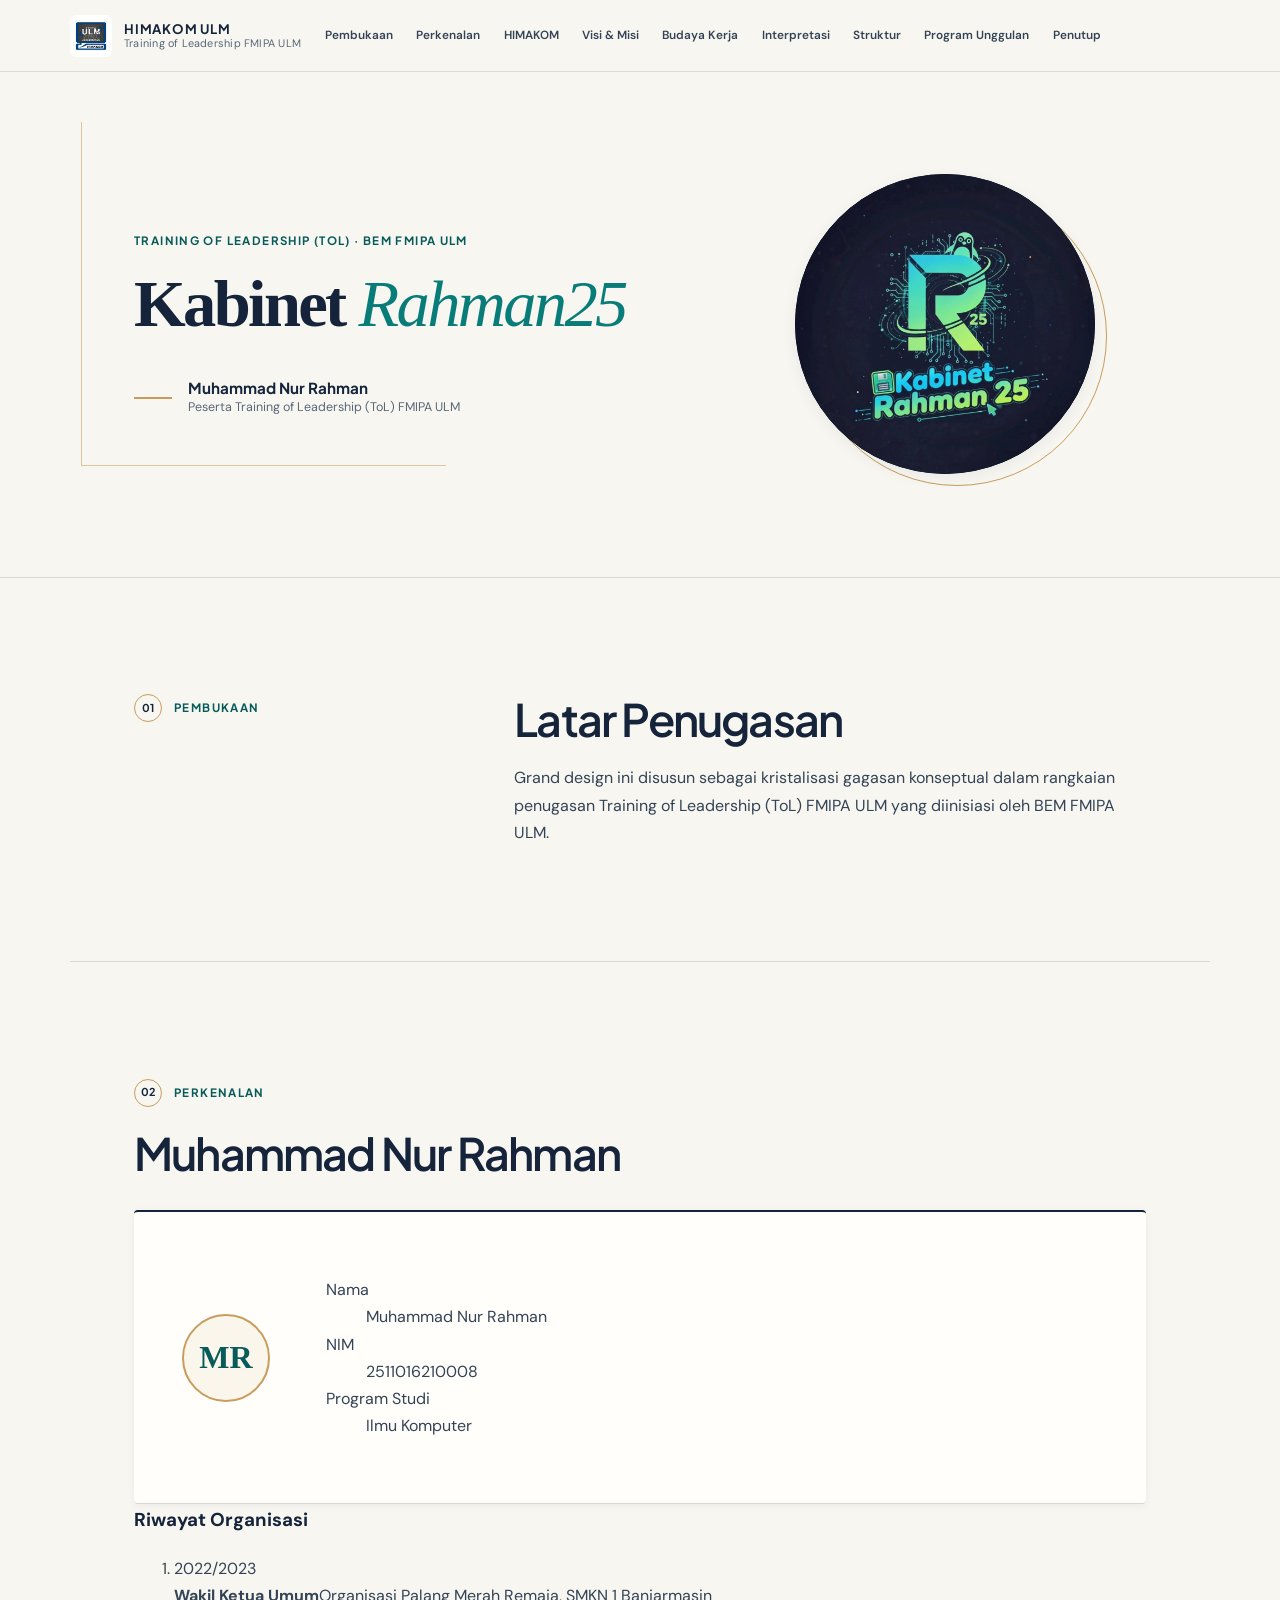
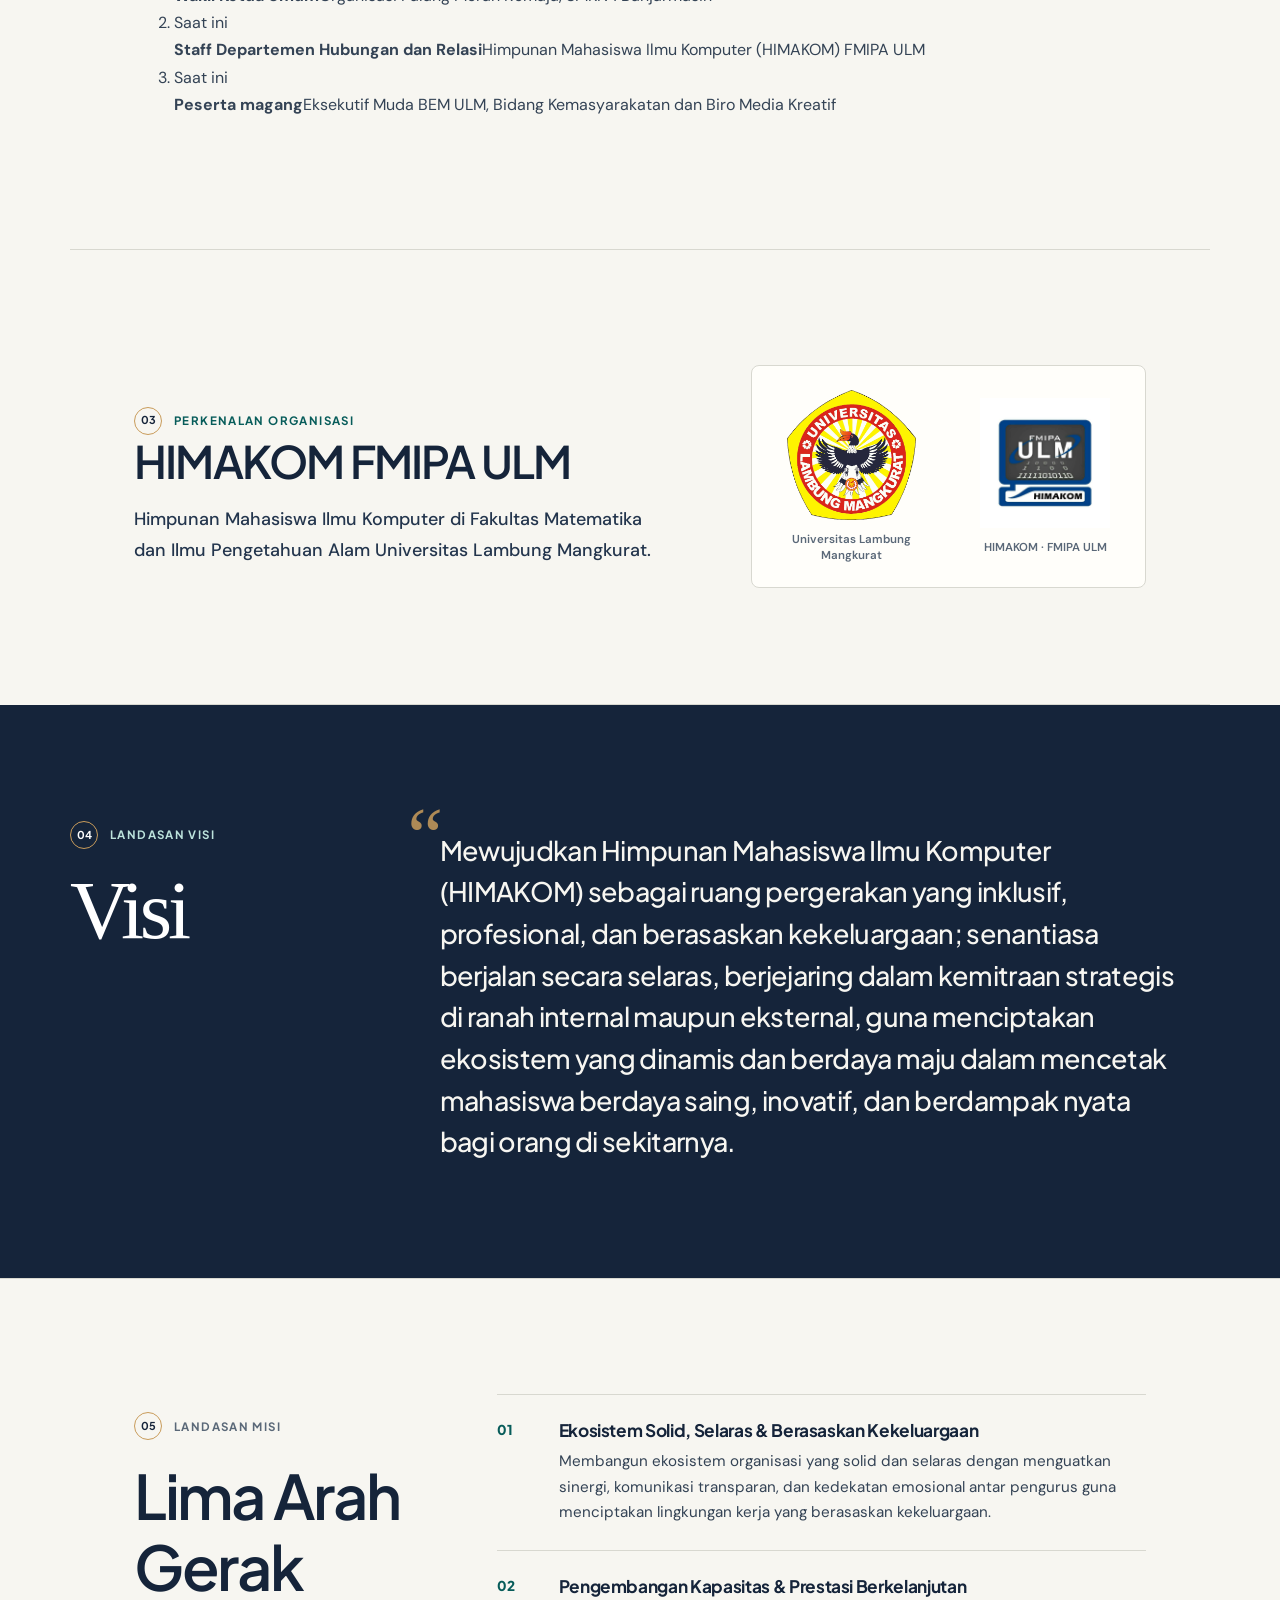
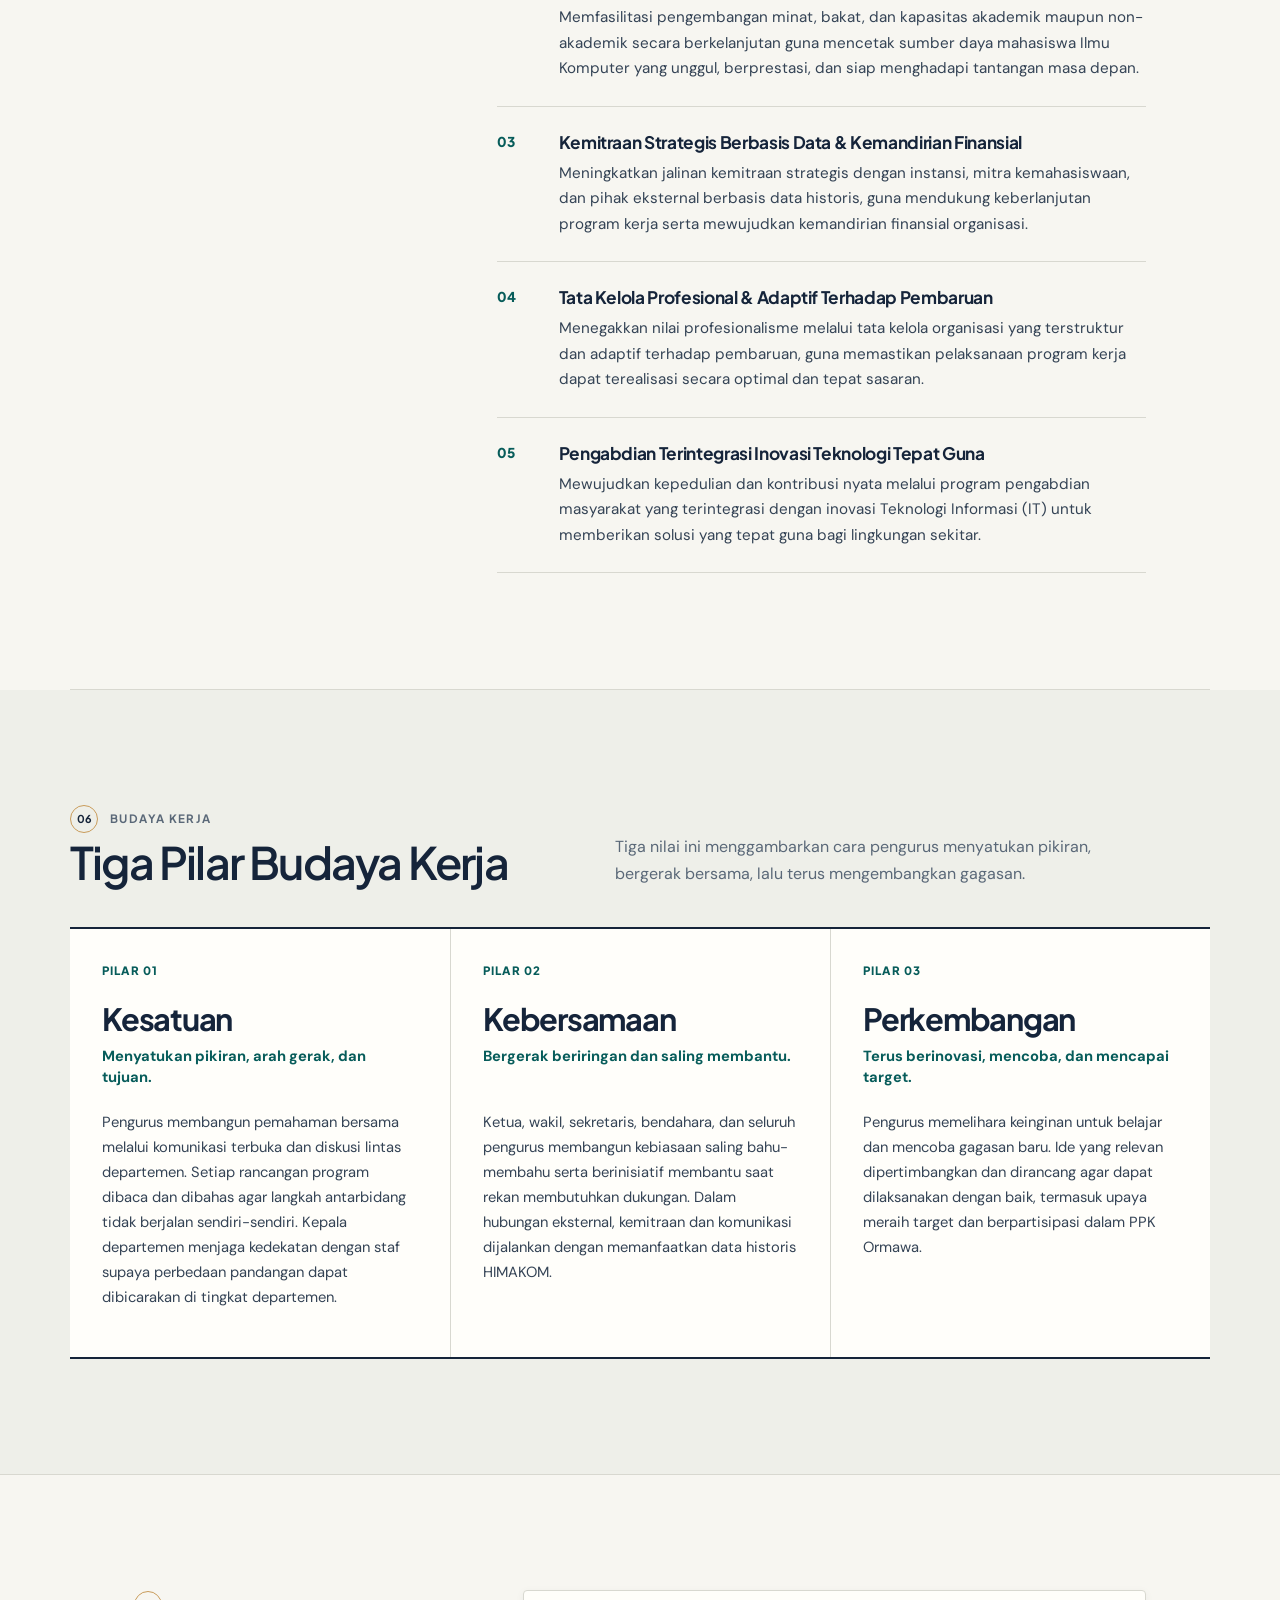
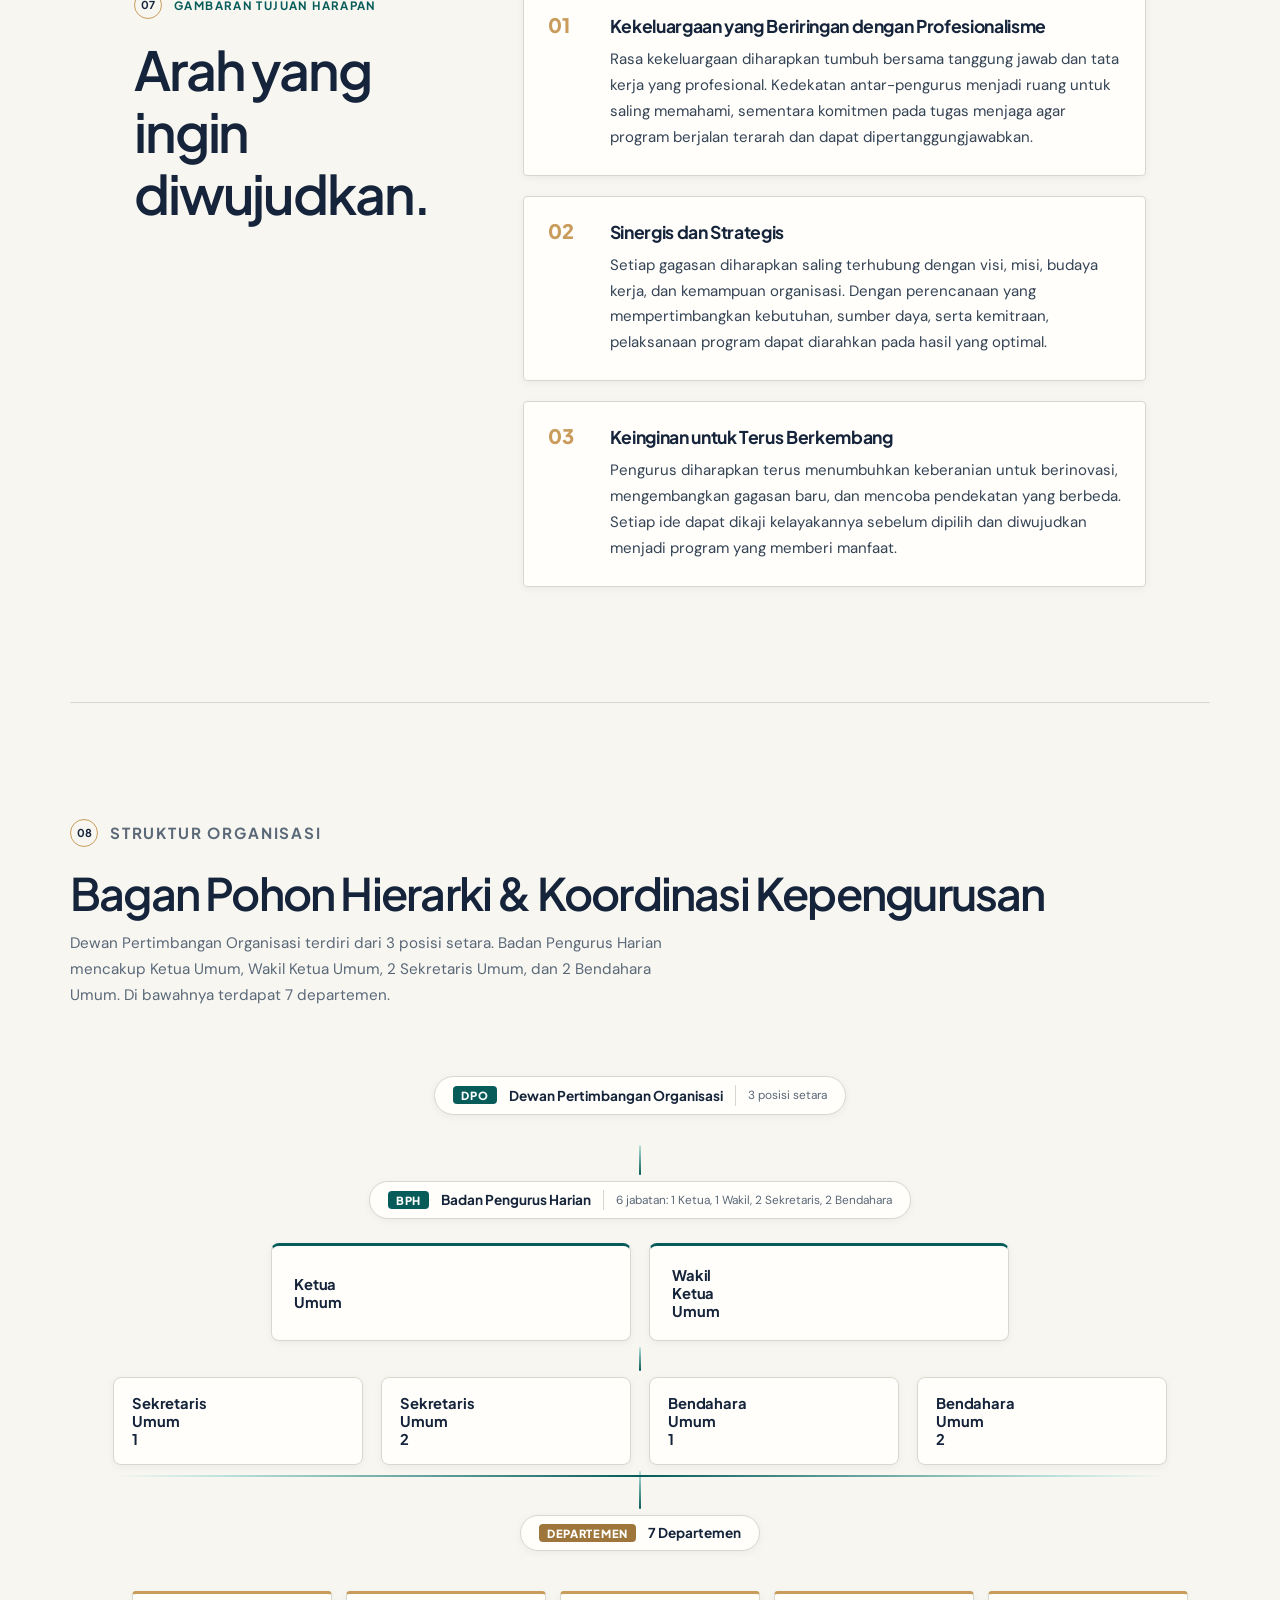
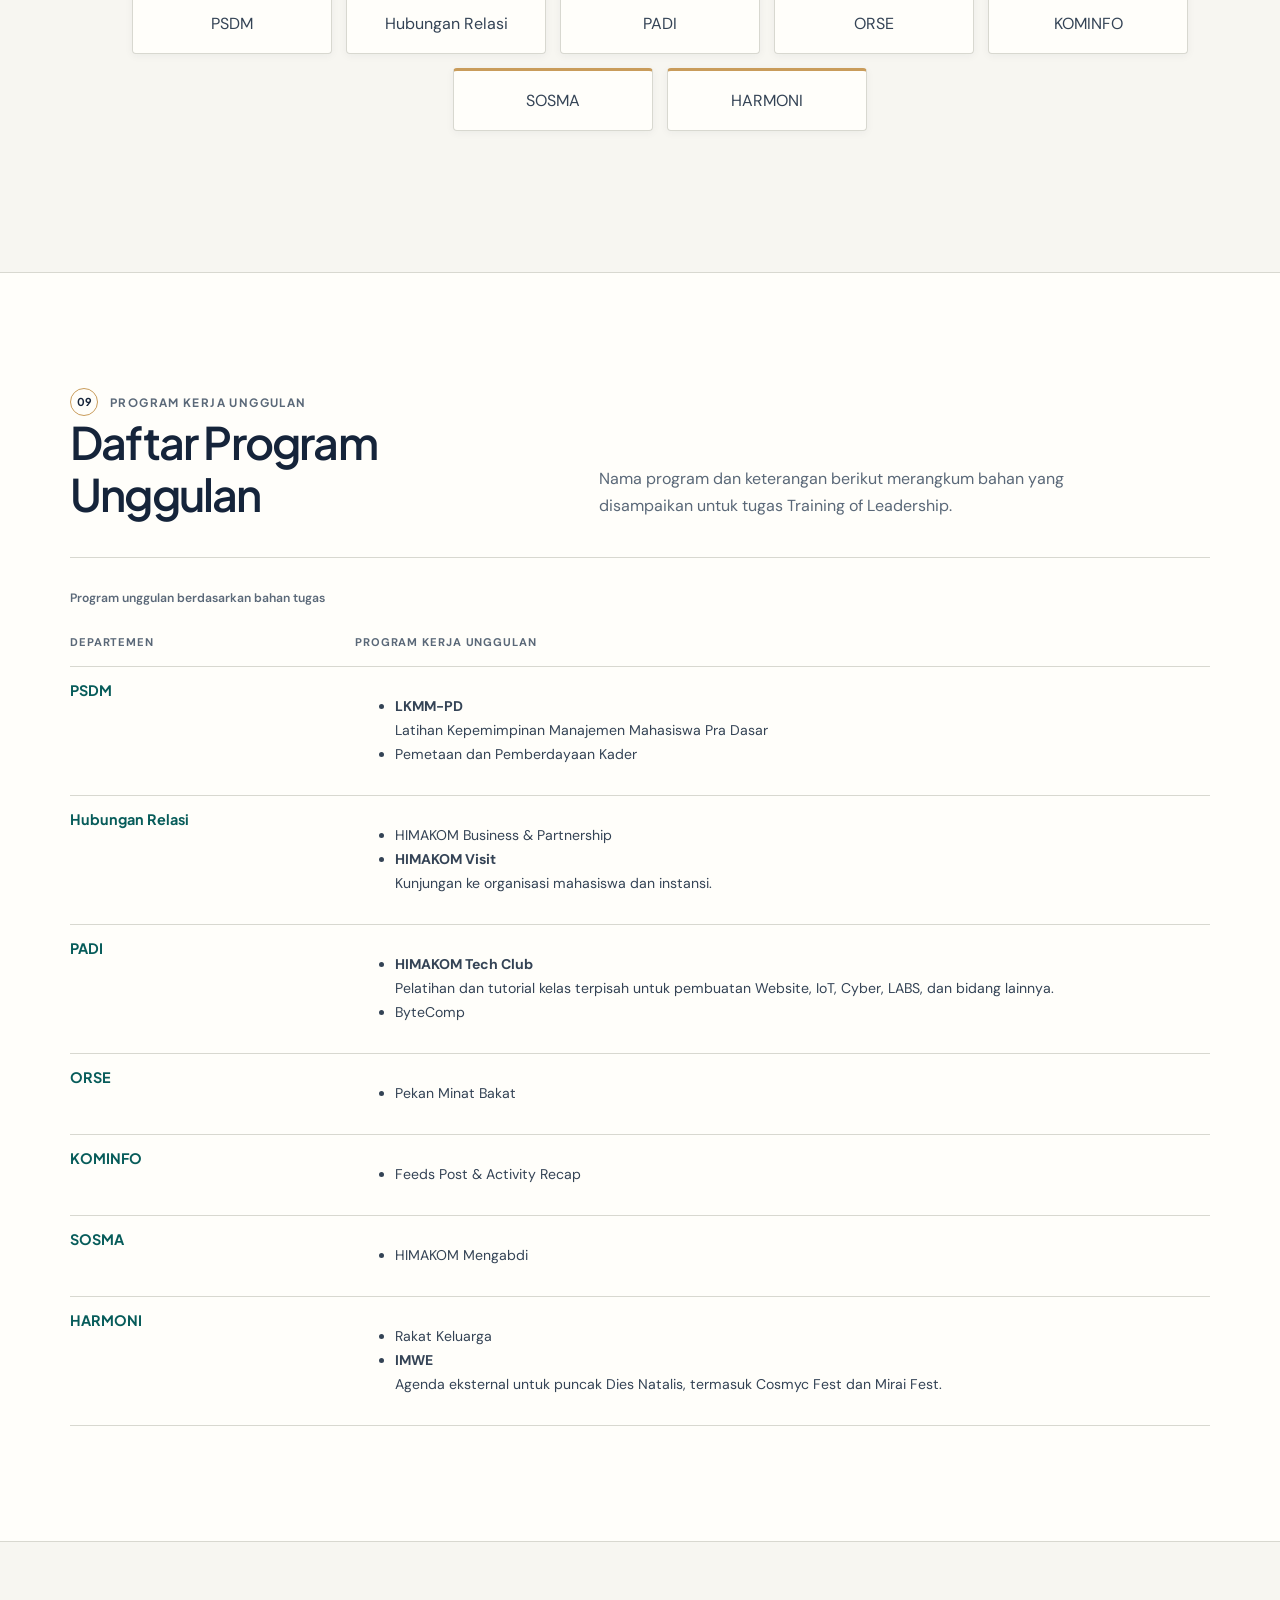
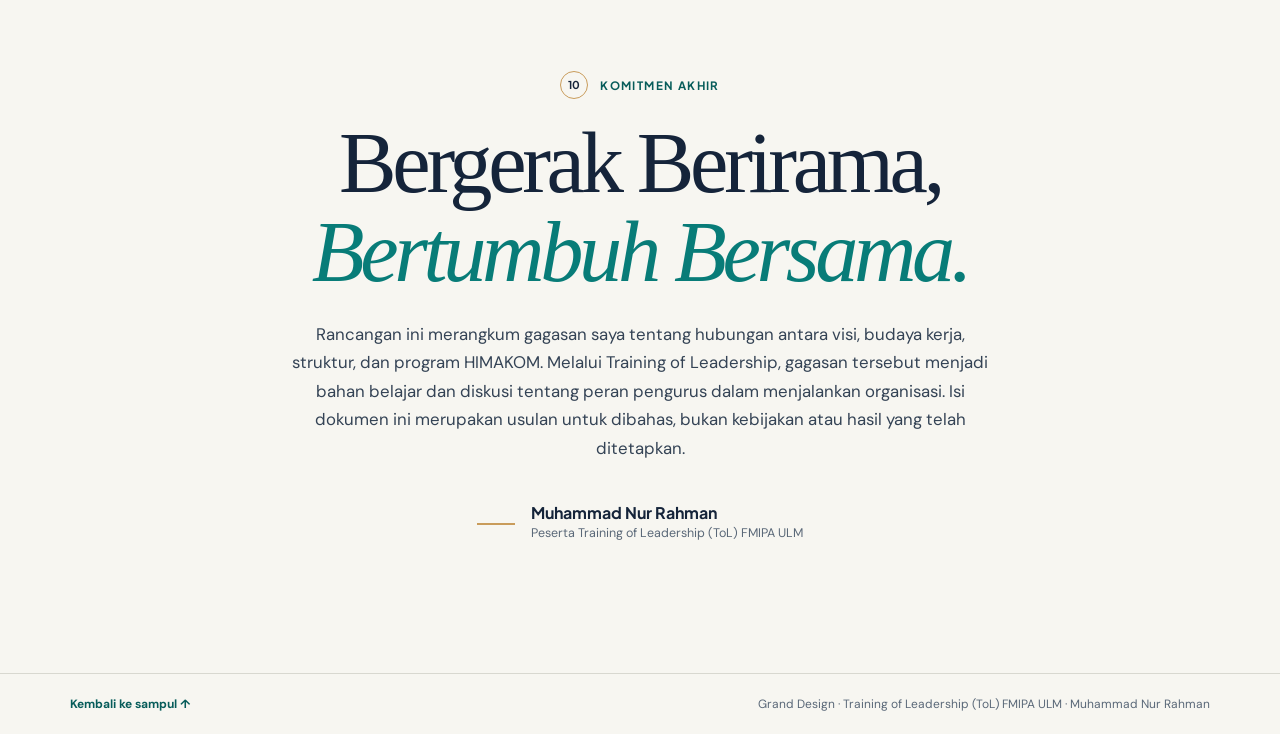
<file: index.html>
<!doctype html>
<html lang="id">
<head>
  <meta charset="utf-8">
  <meta name="viewport" content="width=device-width, initial-scale=1">
  <meta name="theme-color" content="#15243a">
  <meta name="robots" content="noindex, nofollow">
  <meta name="description" content="Grand Design Kabinet Rahman 25 oleh Muhammad Nur Rahman untuk Training of Leadership FMIPA ULM.">
  <meta property="og:type" content="website">
  <meta property="og:title" content="Grand Design | Kabinet Rahman 25 · Muhammad Nur Rahman">
  <meta property="og:description" content="Grand Design Kabinet Rahman 25 untuk Training of Leadership FMIPA ULM.">
  <meta property="og:url" content="https://granddesign-rahman.vercel.app/">
  <meta name="twitter:card" content="summary">
  <meta name="twitter:title" content="Grand Design | Kabinet Rahman 25 · Muhammad Nur Rahman">
  <meta name="twitter:description" content="Grand Design Kabinet Rahman 25 untuk Training of Leadership FMIPA ULM.">
  <title>Grand Design | Muhammad Nur Rahman · HIMAKOM ULM</title>
  <link rel="icon" href="assets/logo-himakom.jpg" type="image/jpeg">
  <link rel="preconnect" href="https://fonts.googleapis.com">
  <link rel="preconnect" href="https://fonts.gstatic.com" crossorigin>
  <link href="https://fonts.googleapis.com/css2?family=DM+Sans:wght@400;500;600;700&family=Plus+Jakarta+Sans:wght@500;600;700;800&display=swap" rel="stylesheet">
  <link rel="stylesheet" href="css/grand-design.css">
</head>
<body>
  <a class="skip-link" href="#konten">Lewati ke isi utama</a>

  <!-- STICKY MASTHEAD NAVIGATION -->
  <header class="masthead">
    <a class="identity" href="#sampul" aria-label="Grand Design Muhammad Nur Rahman, kembali ke sampul">
      <img src="assets/logo-himakom.jpg" alt="Logo HIMAKOM ULM" width="44" height="44">
      <span><strong>HIMAKOM ULM</strong><small>Training of Leadership FMIPA ULM</small></span>
    </a>
    <nav class="section-nav" aria-label="Navigasi dokumen">
      <a href="#pembukaan">Pembukaan</a>
      <a href="#gagasan">Perkenalan</a>
      <a href="#organisasi">HIMAKOM</a>
      <a href="#visi-misi">Visi &amp; Misi</a>
      <a href="#budaya">Budaya Kerja</a>
      <a href="#interpretasi">Interpretasi</a>
      <a href="#struktur">Struktur</a>
      <a href="#program">Program Unggulan</a>
      <a href="#penutup">Penutup</a>
    </nav>
  </header>

  <main id="konten">
    <!-- COVER HERO SECTION -->
    <section class="cover" id="sampul" aria-labelledby="cover-title">
      <div class="cover-copy">
        <p class="cover-kicker">Training of Leadership (ToL) · BEM FMIPA ULM</p>
        <h1 id="cover-title">Kabinet <em>Rahman25</em></h1>
        <div class="cover-byline">
          <span class="byline-rule" aria-hidden="true"></span>
          <div>
            <strong>Muhammad Nur Rahman</strong>
            <span>Peserta Training of Leadership (ToL) FMIPA ULM</span>
          </div>
        </div>
      </div>
      <figure class="cover-art" aria-label="Logo Kabinet Rahman 25">
        <div class="cover-art-crop">
          <img src="assets/Logo-Kabinet.jpg" alt="Logo Kabinet Rahman 25" width="1080" height="1080" fetchpriority="high">
        </div>
      </figure>
    </section>

    <div class="document-shell">
      <!-- 01. PEMBUKAAN -->
      <section class="opening section-block" id="pembukaan" aria-labelledby="opening-title">
        <div class="section-header-meta">
          <p class="section-label"><span>01</span> Pembukaan</p>
        </div>
        <div class="opening-copy">
          <h2 id="opening-title">Latar Penugasan</h2>
          <p>Grand design ini disusun sebagai kristalisasi gagasan konseptual dalam rangkaian penugasan Training of Leadership (ToL) FMIPA ULM yang diinisiasi oleh BEM FMIPA ULM.</p>
        </div>
      </section>

      <!-- 02. PERKENALAN DIRI -->
      <section class="profile section-block" id="gagasan" aria-labelledby="profile-title">
        <div class="profile-heading">
          <p class="section-label"><span>02</span> Perkenalan</p>
          <h2 id="profile-title">Muhammad Nur Rahman</h2>
        </div>
        <div class="profile-panel profile-panel-compact">
          <div class="monogram" aria-hidden="true">MR</div>
          <dl class="profile-details profile-facts">
            <div><dt>Nama</dt><dd>Muhammad Nur Rahman</dd></div>
            <div><dt>NIM</dt><dd>2511016210008</dd></div>
            <div><dt>Program Studi</dt><dd>Ilmu Komputer</dd></div>
          </dl>
        </div>
        <div class="history-block">
          <h3>Riwayat Organisasi</h3>
          <ol class="history-list">
            <li>
              <span class="history-period">2022/2023</span>
              <div><strong>Wakil Ketua Umum</strong><span>Organisasi Palang Merah Remaja, SMKN 1 Banjarmasin</span></div>
            </li>
            <li>
              <span class="history-period">Saat ini</span>
              <div><strong>Staff Departemen Hubungan dan Relasi</strong><span>Himpunan Mahasiswa Ilmu Komputer (HIMAKOM) FMIPA ULM</span></div>
            </li>
            <li>
              <span class="history-period">Saat ini</span>
              <div><strong>Peserta magang</strong><span>Eksekutif Muda BEM ULM, Bidang Kemasyarakatan dan Biro Media Kreatif</span></div>
            </li>
          </ol>
        </div>
      </section>

      <!-- 03. PERKENALAN ORGANISASI -->
      <section class="organization section-block" id="organisasi" aria-labelledby="organization-title">
        <div class="organization-intro">
          <p class="section-label"><span>03</span> Perkenalan Organisasi</p>
          <h2 id="organization-title">HIMAKOM FMIPA ULM</h2>
          <p class="lead-text">Himpunan Mahasiswa Ilmu Komputer di Fakultas Matematika dan Ilmu Pengetahuan Alam Universitas Lambung Mangkurat.</p>
        </div>
        <div class="organization-emblems" role="group" aria-label="Identitas institusi universitas dan himpunan">
          <figure>
            <img src="assets/logo-ulm.png" alt="Lambang Universitas Lambung Mangkurat" width="160" height="160">
            <figcaption>Universitas Lambung Mangkurat</figcaption>
          </figure>
          <figure>
            <img src="assets/logo-himakom.jpg" alt="Logo Himpunan Mahasiswa Ilmu Komputer" width="160" height="160">
            <figcaption>HIMAKOM · FMIPA ULM</figcaption>
          </figure>
        </div>
      </section>

      <!-- 04 & 05. VISI & MISI -->
      <section class="vision section-block" id="visi-misi" aria-labelledby="vision-title">
        <div class="vision-title">
          <p class="section-label"><span>04</span> Landasan Visi</p>
          <h2 id="vision-title">Visi</h2>
        </div>
        <blockquote class="vision-quote">
          <span class="quote-mark" aria-hidden="true">“</span>
          <p>Mewujudkan Himpunan Mahasiswa Ilmu Komputer (HIMAKOM) sebagai ruang pergerakan yang inklusif, profesional, dan berasaskan kekeluargaan; senantiasa berjalan secara selaras, berjejaring dalam kemitraan strategis di ranah internal maupun eksternal, guna menciptakan ekosistem yang dinamis dan berdaya maju dalam mencetak mahasiswa berdaya saing, inovatif, dan berdampak nyata bagi orang di sekitarnya.</p>
        </blockquote>
      </section>

      <section class="mission section-block" aria-labelledby="mission-title">
        <div class="mission-heading">
          <p class="section-label"><span>05</span> Landasan Misi</p>
          <h2 id="mission-title">Lima Arah Gerak</h2>
        </div>
        <ol class="mission-list">
          <li>
            <span class="mission-number">01</span>
            <div>
              <h3>Ekosistem Solid, Selaras &amp; Berasaskan Kekeluargaan</h3>
              <p>Membangun ekosistem organisasi yang solid dan selaras dengan menguatkan sinergi, komunikasi transparan, dan kedekatan emosional antar pengurus guna menciptakan lingkungan kerja yang berasaskan kekeluargaan.</p>
            </div>
          </li>
          <li>
            <span class="mission-number">02</span>
            <div>
              <h3>Pengembangan Kapasitas &amp; Prestasi Berkelanjutan</h3>
              <p>Memfasilitasi pengembangan minat, bakat, dan kapasitas akademik maupun non-akademik secara berkelanjutan guna mencetak sumber daya mahasiswa Ilmu Komputer yang unggul, berprestasi, dan siap menghadapi tantangan masa depan.</p>
            </div>
          </li>
          <li>
            <span class="mission-number">03</span>
            <div>
              <h3>Kemitraan Strategis Berbasis Data &amp; Kemandirian Finansial</h3>
              <p>Meningkatkan jalinan kemitraan strategis dengan instansi, mitra kemahasiswaan, dan pihak eksternal berbasis data historis, guna mendukung keberlanjutan program kerja serta mewujudkan kemandirian finansial organisasi.</p>
            </div>
          </li>
          <li>
            <span class="mission-number">04</span>
            <div>
              <h3>Tata Kelola Profesional &amp; Adaptif Terhadap Pembaruan</h3>
              <p>Menegakkan nilai profesionalisme melalui tata kelola organisasi yang terstruktur dan adaptif terhadap pembaruan, guna memastikan pelaksanaan program kerja dapat terealisasi secara optimal dan tepat sasaran.</p>
            </div>
          </li>
          <li>
            <span class="mission-number">05</span>
            <div>
              <h3>Pengabdian Terintegrasi Inovasi Teknologi Tepat Guna</h3>
              <p>Mewujudkan kepedulian dan kontribusi nyata melalui program pengabdian masyarakat yang terintegrasi dengan inovasi Teknologi Informasi (IT) untuk memberikan solusi yang tepat guna bagi lingkungan sekitar.</p>
            </div>
          </li>
        </ol>
      </section>

      <!-- 06. TIGA PILAR BUDAYA KERJA -->
      <section class="culture section-block" id="budaya" aria-labelledby="culture-title">
        <div class="culture-heading">
          <p class="section-label"><span>06</span> Budaya Kerja</p>
          <h2 id="culture-title">Tiga Pilar Budaya Kerja</h2>
          <p>Tiga nilai ini menggambarkan cara pengurus menyatukan pikiran, bergerak bersama, lalu terus mengembangkan gagasan.</p>
        </div>
        <div class="culture-list">
          <article class="culture-item culture-unity">
            <p class="culture-index">Pilar 01</p>
            <h3>Kesatuan</h3>
            <p class="culture-thesis">Menyatukan pikiran, arah gerak, dan tujuan.</p>
            <p class="culture-body">Pengurus membangun pemahaman bersama melalui komunikasi terbuka dan diskusi lintas departemen. Setiap rancangan program dibaca dan dibahas agar langkah antarbidang tidak berjalan sendiri-sendiri. Kepala departemen menjaga kedekatan dengan staf supaya perbedaan pandangan dapat dibicarakan di tingkat departemen.</p>
          </article>
          <article class="culture-item culture-togetherness">
            <p class="culture-index">Pilar 02</p>
            <h3>Kebersamaan</h3>
            <p class="culture-thesis">Bergerak beriringan dan saling membantu.</p>
            <p class="culture-body">Ketua, wakil, sekretaris, bendahara, dan seluruh pengurus membangun kebiasaan saling bahu-membahu serta berinisiatif membantu saat rekan membutuhkan dukungan. Dalam hubungan eksternal, kemitraan dan komunikasi dijalankan dengan memanfaatkan data historis HIMAKOM.</p>
          </article>
          <article class="culture-item culture-growth">
            <p class="culture-index">Pilar 03</p>
            <h3>Perkembangan</h3>
            <p class="culture-thesis">Terus berinovasi, mencoba, dan mencapai target.</p>
            <p class="culture-body">Pengurus memelihara keinginan untuk belajar dan mencoba gagasan baru. Ide yang relevan dipertimbangkan dan dirancang agar dapat dilaksanakan dengan baik, termasuk upaya meraih target dan berpartisipasi dalam PPK Ormawa.</p>
          </article>
        </div>
      </section>

      <!-- 07. GAMBARAN TUJUAN DAN HARAPAN -->
      <section class="interpretation section-block" id="interpretasi" aria-labelledby="interpretation-title">
        <div class="interpretation-title">
          <p class="section-label"><span>07</span> Gambaran Tujuan Harapan</p>
          <h2 id="interpretation-title">Arah yang ingin diwujudkan.</h2>
        </div>
        <div class="interpretation-copy">
          <div class="interpretation-pillar-card">
            <div class="pillar-num">01</div>
            <div class="pillar-content">
              <h3>Kekeluargaan yang Beriringan dengan Profesionalisme</h3>
              <p>Rasa kekeluargaan diharapkan tumbuh bersama tanggung jawab dan tata kerja yang profesional. Kedekatan antar-pengurus menjadi ruang untuk saling memahami, sementara komitmen pada tugas menjaga agar program berjalan terarah dan dapat dipertanggungjawabkan.</p>
            </div>
          </div>
          <div class="interpretation-pillar-card">
            <div class="pillar-num">02</div>
            <div class="pillar-content">
              <h3>Sinergis dan Strategis</h3>
              <p>Setiap gagasan diharapkan saling terhubung dengan visi, misi, budaya kerja, dan kemampuan organisasi. Dengan perencanaan yang mempertimbangkan kebutuhan, sumber daya, serta kemitraan, pelaksanaan program dapat diarahkan pada hasil yang optimal.</p>
            </div>
          </div>
          <div class="interpretation-pillar-card">
            <div class="pillar-num">03</div>
            <div class="pillar-content">
              <h3>Keinginan untuk Terus Berkembang</h3>
              <p>Pengurus diharapkan terus menumbuhkan keberanian untuk berinovasi, mengembangkan gagasan baru, dan mencoba pendekatan yang berbeda. Setiap ide dapat dikaji kelayakannya sebelum dipilih dan diwujudkan menjadi program yang memberi manfaat.</p>
            </div>
          </div>
        </div>
      </section>

      <!-- 08. STRUKTUR ORGANISASI: POHON HIERARKI LENGKAP -->
      <section class="structure section-block" id="struktur" aria-labelledby="structure-title">
        <div class="structure-heading">
          <p class="section-label"><span>08</span> Struktur Organisasi</p>
          <h2 id="structure-title">Bagan Pohon Hierarki &amp; Koordinasi Kepengurusan</h2>
          <p>Dewan Pertimbangan Organisasi terdiri dari 3 posisi setara. Badan Pengurus Harian mencakup Ketua Umum, Wakil Ketua Umum, 2 Sekretaris Umum, dan 2 Bendahara Umum. Di bawahnya terdapat 7 departemen.</p>
        </div>

        <div class="org-tree-grand" role="group" aria-label="Bagan Pohon Hierarki Struktur Organisasi HIMAKOM">
          <div class="tree-tier tree-tier-dpo">
            <div class="tree-tier-badge-label">
              <span class="tier-tag">DPO</span>
              <span class="tier-title">Dewan Pertimbangan Organisasi</span>
              <span class="tier-desc">3 posisi setara</span>
            </div>
            <div class="dpo-seats" role="group" aria-label="Tiga posisi setara Dewan Pertimbangan Organisasi">
              <span class="dpo-seat" aria-hidden="true"></span>
              <span class="dpo-seat" aria-hidden="true"></span>
              <span class="dpo-seat" aria-hidden="true"></span>
            </div>
          </div>

          <div class="tree-connector" aria-hidden="true">
            <span class="tree-line-v"></span>
          </div>

          <div class="tree-tier tree-tier-bph">
            <div class="tree-tier-badge-label">
              <span class="tier-tag">BPH</span>
              <span class="tier-title">Badan Pengurus Harian</span>
              <span class="tier-desc">6 jabatan: 1 Ketua, 1 Wakil, 2 Sekretaris, 2 Bendahara</span>
            </div>

            <div class="tree-row tree-row-pinnacle">
              <div class="tree-node tree-node-person tree-node-pinnacle">
                <strong class="node-name">Ketua Umum</strong>
              </div>
              <div class="tree-node tree-node-person tree-node-pinnacle">
                <strong class="node-name">Wakil Ketua Umum</strong>
              </div>
            </div>

            <div class="tree-branch" aria-hidden="true">
              <span class="tree-line-v"></span>
            </div>

            <div class="tree-row tree-row-bph-core">
              <div class="tree-node tree-node-person"><strong class="node-name">Sekretaris Umum 1</strong></div>
              <div class="tree-node tree-node-person"><strong class="node-name">Sekretaris Umum 2</strong></div>
              <div class="tree-node tree-node-person"><strong class="node-name">Bendahara Umum 1</strong></div>
              <div class="tree-node tree-node-person"><strong class="node-name">Bendahara Umum 2</strong></div>
            </div>
          </div>

          <div class="tree-connector tree-connector-rail" aria-hidden="true">
            <span class="tree-line-v"></span>
          </div>

          <div class="tree-tier tree-tier-dept-block">
            <div class="tree-tier-badge-label">
              <span class="tier-tag tier-tag-alt">DEPARTEMEN</span>
              <span class="tier-title">7 Departemen</span>
            </div>
            <ul class="tree-row tree-row-depts" aria-label="Nama departemen">
              <li class="tree-node tree-node-dept">PSDM</li>
              <li class="tree-node tree-node-dept">Hubungan Relasi</li>
              <li class="tree-node tree-node-dept">PADI</li>
              <li class="tree-node tree-node-dept">ORSE</li>
              <li class="tree-node tree-node-dept">KOMINFO</li>
              <li class="tree-node tree-node-dept">SOSMA</li>
              <li class="tree-node tree-node-dept">HARMONI</li>
            </ul>
          </div>
        </div>
      </section>

      <!-- 09. PROGRAM KERJA UNGGULAN -->
      <section class="programs section-block" id="program" aria-labelledby="program-title">
        <div class="program-heading">
          <p class="section-label"><span>09</span> Program Kerja Unggulan</p>
          <h2 id="program-title">Daftar Program Unggulan</h2>
          <p>Nama program dan keterangan berikut merangkum bahan yang disampaikan untuk tugas Training of Leadership.</p>
        </div>
        <div class="program-table-wrap">
          <table class="program-table">
            <caption>Program unggulan berdasarkan bahan tugas</caption>
            <thead>
              <tr>
                <th scope="col">Departemen</th>
                <th scope="col">Program Kerja Unggulan</th>
              </tr>
            </thead>
            <tbody>
              <tr><th scope="row">PSDM</th><td><ul class="program-list"><li><strong>LKMM-PD</strong><span>Latihan Kepemimpinan Manajemen Mahasiswa Pra Dasar</span></li><li>Pemetaan dan Pemberdayaan Kader</li></ul></td></tr>
              <tr><th scope="row">Hubungan Relasi</th><td><ul class="program-list"><li>HIMAKOM Business &amp; Partnership</li><li><strong>HIMAKOM Visit</strong><span>Kunjungan ke organisasi mahasiswa dan instansi.</span></li></ul></td></tr>
              <tr><th scope="row">PADI</th><td><ul class="program-list"><li><strong>HIMAKOM Tech Club</strong><span>Pelatihan dan tutorial kelas terpisah untuk pembuatan Website, IoT, Cyber, LABS, dan bidang lainnya.</span></li><li>ByteComp</li></ul></td></tr>
              <tr><th scope="row">ORSE</th><td><ul class="program-list"><li>Pekan Minat Bakat</li></ul></td></tr>
              <tr><th scope="row">KOMINFO</th><td><ul class="program-list"><li>Feeds Post &amp; Activity Recap</li></ul></td></tr>
              <tr><th scope="row">SOSMA</th><td><ul class="program-list"><li>HIMAKOM Mengabdi</li></ul></td></tr>
              <tr><th scope="row">HARMONI</th><td><ul class="program-list"><li>Rakat Keluarga</li><li><strong>IMWE</strong><span>Agenda eksternal untuk puncak Dies Natalis, termasuk Cosmyc Fest dan Mirai Fest.</span></li></ul></td></tr>
            </tbody>
          </table>
        </div>
      </section>

      <!-- 10. PENUTUP -->
      <section class="closing" id="penutup" aria-labelledby="closing-title">
        <p class="section-label"><span>10</span> Komitmen Akhir</p>
        <h2 id="closing-title">Bergerak Berirama,<br><em>Bertumbuh Bersama.</em></h2>
        <p>Rancangan ini merangkum gagasan saya tentang hubungan antara visi, budaya kerja, struktur, dan program HIMAKOM. Melalui Training of Leadership, gagasan tersebut menjadi bahan belajar dan diskusi tentang peran pengurus dalam menjalankan organisasi. Isi dokumen ini merupakan usulan untuk dibahas, bukan kebijakan atau hasil yang telah ditetapkan.</p>
        <div class="closing-signature">
          <span class="signature-line" aria-hidden="true"></span>
          <div>
            <strong>Muhammad Nur Rahman</strong>
            <small>Peserta Training of Leadership (ToL) FMIPA ULM</small>
          </div>
        </div>
      </section>
    </div>
  </main>

  <!-- PAGE FOOTER -->
  <footer class="page-footer">
    <a href="#sampul">Kembali ke sampul ↑</a>
    <span>Grand Design · Training of Leadership (ToL) FMIPA ULM · Muhammad Nur Rahman</span>
  </footer>
</body>
</html>
</file>
<file: css/grand-design.css>
@charset "UTF-8";

/* ==========================================================================
   GRAND DESIGN STYLESHEET — MUHAMMAD NUR RAHMAN
   Design System: Editorial Prestige & Structural Clarity
   Palette: Ink (#15243a), Paper (#f7f6f1), Surface (#fffefa), 
            Teal (#087c78, #075c5a), Pale Teal (#e7f3f1), Gold (#c99c5b)
   Typography: Plus Jakarta Sans (Display), DM Sans (Body), Georgia (Serif)
   ========================================================================== */

:root {
  color-scheme: light;
  --ink: #15243a;
  --ink-soft: #23354d;
  --body: #344355;
  --muted: #5a6878;
  --muted-light: #7b8896;
  --paper: #f7f6f1;
  --paper-tint: #eeefe9;
  --surface: #fffefa;
  --surface-elevated: #ffffff;
  --line: #d8d8d0;
  --line-light: rgba(21, 36, 58, 0.08);
  --teal: #087c78;
  --teal-deep: #075c5a;
  --teal-darker: #043836;
  --teal-pale: #e7f3f1;
  --teal-border: #bce3dc;
  --gold: #c99c5b;
  --gold-dark: #9e763b;
  --gold-pale: #fbf6ec;

  --serif: Georgia, 'Times New Roman', serif;
  --sans: 'DM Sans', -apple-system, BlinkMacSystemFont, 'Segoe UI', Roboto, sans-serif;
  --display: 'Plus Jakarta Sans', -apple-system, BlinkMacSystemFont, 'Segoe UI', Roboto, sans-serif;

  --content: 1140px;
  --gutter: clamp(20px, 5vw, 64px);
  --space-section: clamp(72px, 9vw, 130px);
  --focus: #075c5a;
  --ease: cubic-bezier(0.16, 1, 0.3, 1);
  --radius-sm: 4px;
  --radius-md: 8px;
  --radius-lg: 14px;
  --radius-pill: 999px;
  --shadow-subtle: 0 2px 8px rgba(21, 36, 58, 0.05);
  --shadow-card: 0 4px 16px rgba(21, 36, 58, 0.06);
}

/* Base Reset & Foundations */
*, *::before, *::after {
  box-sizing: border-box;
}

html {
  scroll-behavior: smooth;
  scroll-padding-top: 86px;
}

body {
  margin: 0;
  min-width: 320px;
  background-color: var(--paper);
  color: var(--body);
  font: 400 16px/1.7 var(--sans);
  -webkit-font-smoothing: antialiased;
  text-rendering: optimizeLegibility;
}

img {
  display: block;
  max-width: 100%;
  height: auto;
}

a {
  color: inherit;
  text-underline-offset: 0.2em;
}

button, a {
  -webkit-tap-highlight-color: transparent;
}

:focus-visible {
  outline: 3px solid var(--focus);
  outline-offset: 3px;
  border-radius: 2px;
}

::selection {
  color: #ffffff;
  background: var(--teal-deep);
}

h1, h2, h3, h4, p {
  margin-top: 0;
  overflow-wrap: anywhere;
}

h1, h2, h3, h4 {
  color: var(--ink);
}

.skip-link {
  position: fixed;
  z-index: 1000;
  top: 14px;
  left: 14px;
  padding: 12px 18px;
  transform: translateY(-160%);
  background: var(--ink);
  color: #ffffff;
  font-weight: 700;
  font-size: 0.85rem;
  border-radius: var(--radius-sm);
  transition: transform 0.2s var(--ease);
}

.skip-link:focus {
  transform: translateY(0);
}

/* ==========================================================================
   STICKY MASTHEAD & NAV
   ========================================================================== */
.masthead {
  position: sticky;
  z-index: 100;
  top: 0;
  display: flex;
  align-items: center;
  justify-content: space-between;
  gap: 20px;
  min-height: 72px;
  padding: 10px max(var(--gutter), calc((100% - var(--content)) / 2));
  border-bottom: 1px solid rgba(21, 36, 58, 0.12);
  background: rgba(247, 246, 241, 0.95);
  backdrop-filter: blur(10px);
  -webkit-backdrop-filter: blur(10px);
}

.identity {
  display: inline-flex;
  align-items: center;
  gap: 12px;
  min-width: max-content;
  color: var(--ink);
  text-decoration: none;
}

.identity img {
  width: 42px;
  height: 42px;
  object-fit: contain;
  border-radius: 6px;
}

.identity span {
  display: grid;
  line-height: 1.25;
}

.identity strong {
  font: 700 0.82rem var(--display);
  letter-spacing: 0.06em;
  color: var(--ink);
}

.identity small {
  color: var(--muted);
  font-size: 0.68rem;
  letter-spacing: 0.02em;
}

.section-nav {
  display: flex;
  flex: 1 1 auto;
  justify-content: flex-start;
  margin-left: auto;
  align-items: center;
  min-width: 0;
  gap: clamp(8px, 1.2vw, 16px);
  overflow-x: auto;
  scrollbar-width: none;
  white-space: nowrap;
}

.section-nav::-webkit-scrollbar {
  display: none;
}

.section-nav a {
  flex: 0 0 auto;
  padding: 6px 4px;
  color: var(--body);
  font-size: 0.74rem;
  font-weight: 600;
  text-decoration: none;
  transition: color 0.2s var(--ease);
}

.section-nav a:hover {
  color: var(--teal-deep);
  text-decoration: underline;
}

/* ==========================================================================
   COVER / HERO SECTION
   ========================================================================== */
.cover {
  position: relative;
  display: grid;
  grid-template-columns: minmax(0, 1.15fr) minmax(260px, 0.85fr);
  align-items: center;
  gap: clamp(28px, 5vw, 68px);
  max-width: var(--content);
  margin-inline: auto;
  padding: clamp(64px, 8vw, 110px) var(--gutter);
  isolation: isolate;
}

.cover::before {
  position: absolute;
  z-index: -1;
  top: 10%;
  left: 1%;
  width: 32%;
  height: 68%;
  border-left: 1px solid rgba(201, 156, 91, 0.55);
  border-bottom: 1px solid rgba(201, 156, 91, 0.55);
  content: '';
  pointer-events: none;
}

.cover-copy {
  max-width: 660px;
  padding-block: 16px;
}

.cover-kicker, .section-label {
  margin: 0 0 20px;
  color: var(--teal-deep);
  font-size: 0.72rem;
  font-weight: 700;
  letter-spacing: 0.12em;
  text-transform: uppercase;
  font-family: var(--display);
}

.cover h1 {
  margin: 0;
  color: var(--ink);
  font: 600 clamp(2.8rem, 5.2vw, 4.8rem)/1.02 var(--serif);
  letter-spacing: -0.04em;
}

.cover h1 em, .closing h2 em {
  color: var(--teal);
  font-style: italic;
  font-weight: 400;
}

.cover-summary {
  max-width: 50ch;
  margin: 24px 0 0;
  color: var(--body);
  font-size: clamp(0.98rem, 1.4vw, 1.12rem);
  line-height: 1.75;
}

.cover-byline {
  display: flex;
  align-items: center;
  gap: 16px;
  margin-top: 40px;
}

.byline-rule, .signature-line {
  width: 38px;
  height: 2px;
  background: var(--gold);
  flex-shrink: 0;
}

.cover-byline strong {
  display: block;
  color: var(--ink);
  font: 700 0.95rem var(--display);
}

.cover-byline span {
  display: block;
  color: var(--muted);
  font-size: 0.78rem;
}

.cover-art {
  position: relative;
  width: min(100%, 300px);
  justify-self: center;
  margin: 0;
}

.cover-art::before {
  position: absolute;
  z-index: -1;
  inset: 12px -12px -12px 12px;
  border: 1px solid var(--gold);
  content: '';
  border-radius: 50%;
}

.cover-art-crop {
  width: 100%;
  aspect-ratio: 1 / 1;
  overflow: hidden;
  border-radius: 50%;
  background: var(--ink);
  box-shadow: var(--shadow-card);
}

.cover-art img {
  display: block;
  width: 100%;
  height: auto;
  aspect-ratio: 1 / 1;
  object-fit: contain;
  padding: 0;
  background: var(--ink);
  border-radius: 50%;
}

.cover-index {
  position: absolute;
  right: var(--gutter);
  bottom: 24px;
  color: rgba(21, 36, 58, 0.1);
  font: 800 clamp(4.5rem, 11vw, 9rem)/1 var(--display);
  letter-spacing: -0.08em;
  pointer-events: none;
  user-select: none;
}

/* ==========================================================================
   DOCUMENT SHELL & SHARED SECTION ARCHITECTURE
   ========================================================================== */
.document-shell {
  border-top: 1px solid var(--line);
}

.section-block {
  max-width: var(--content);
  margin-inline: auto;
  padding: var(--space-section) var(--gutter);
  border-bottom: 1px solid var(--line);
}

.section-label {
  display: inline-flex;
  align-items: center;
  gap: 12px;
  margin-bottom: 20px;
}

.section-label span {
  display: inline-grid;
  width: 28px;
  height: 28px;
  place-items: center;
  border: 1px solid var(--gold);
  border-radius: 50%;
  color: var(--ink);
  font-size: 0.68rem;
  font-weight: 700;
  letter-spacing: 0;
}

.section-subtext {
  color: var(--muted);
  font-size: 0.95rem;
  margin-top: 8px;
  max-width: 58ch;
}

.lead-text {
  font-size: clamp(1.05rem, 1.4vw, 1.2rem);
  line-height: 1.7;
  color: var(--ink-soft);
  font-weight: 500;
}

/* 01. PEMBUKAAN */
.opening {
  display: grid;
  grid-template-columns: 0.48fr 1fr;
  gap: clamp(28px, 6vw, 96px);
}

.opening-copy h2,
.profile-heading h2,
.organization-intro h2,
.mission-heading h2,
.culture-heading h2,
.structure-heading h2,
.program-heading h2,
.interpretation-title h2 {
  margin: 0;
  font: 600 clamp(1.85rem, 3.5vw, 2.9rem)/1.15 var(--display);
  letter-spacing: -0.04em;
  text-wrap: balance;
}

.opening-copy p {
  margin: 20px 0 0;
}

/* 02. PERKENALAN DIRI */
.profile-heading {
  margin-bottom: 32px;
}

.profile-panel {
  display: grid;
  grid-template-columns: 100px minmax(0, 1fr) auto;
  align-items: center;
  gap: clamp(20px, 3.5vw, 44px);
  padding: clamp(24px, 4vw, 48px);
  border-top: 2px solid var(--ink);
  border-bottom: 1px solid var(--line);
  background: var(--surface);
  box-shadow: var(--shadow-subtle);
  border-radius: var(--radius-sm);
}

.monogram {
  display: grid;
  width: 88px;
  aspect-ratio: 1;
  place-items: center;
  border: 2px solid var(--gold);
  border-radius: 50%;
  color: var(--teal-deep);
  font: 600 2rem var(--serif);
  background: var(--gold-pale);
}

.profile-details {
  max-width: 64ch;
}

.profile-name {
  margin: 0;
  color: var(--ink);
  font: 700 clamp(1.35rem, 2.5vw, 1.85rem)/1.2 var(--display);
  letter-spacing: -0.03em;
}

.profile-context {
  margin: 6px 0 16px;
  color: var(--teal-deep);
  font-size: 0.82rem;
  font-weight: 700;
  font-family: var(--display);
}

.profile-details p:last-child {
  margin-bottom: 0;
  font-size: 0.95rem;
}

.profile-mark {
  color: rgba(21, 36, 58, 0.16);
  font: 800 0.72rem/1.5 var(--display);
  letter-spacing: 0.16em;
  text-align: right;
  user-select: none;
}

/* 03. PERKENALAN ORGANISASI */
.organization {
  display: grid;
  grid-template-columns: 1fr 0.75fr;
  align-items: center;
  gap: clamp(36px, 7vw, 100px);
}

.organization-intro h2 {
  max-width: 18ch;
}

.organization-intro p {
  margin: 18px 0 0;
}

.organization-emblems {
  display: flex;
  align-items: center;
  justify-content: center;
  gap: clamp(20px, 4vw, 44px);
  padding: 24px;
  background: var(--surface);
  border: 1px solid var(--line);
  border-radius: var(--radius-md);
}

.organization-emblems figure {
  display: grid;
  justify-items: center;
  gap: 12px;
  width: min(44%, 150px);
  margin: 0;
}

.organization-emblems img {
  width: 100%;
  max-height: 130px;
  object-fit: contain;
}

.organization-emblems figcaption {
  color: var(--muted);
  font-size: 0.72rem;
  line-height: 1.35;
  text-align: center;
  font-weight: 600;
}

/* 04. VISI */
.vision {
  display: grid;
  grid-template-columns: 0.38fr 1fr;
  gap: clamp(28px, 6vw, 90px);
  background: var(--ink);
  color: #f7f6f1;
  max-width: none;
  padding-inline: max(var(--gutter), calc((100% - var(--content)) / 2));
}

.vision .section-label {
  color: var(--teal-border);
}

.vision .section-label span {
  border-color: var(--gold);
  color: #ffffff;
}

.vision-title h2 {
  margin: 0;
  color: #ffffff;
  font: 500 clamp(3rem, 6.5vw, 5.2rem)/1 var(--serif);
  letter-spacing: -0.05em;
}

.vision-quote {
  position: relative;
  max-width: 68ch;
  margin: 0;
  padding-top: 10px;
}

.quote-mark {
  position: absolute;
  top: -24px;
  left: -32px;
  color: var(--gold);
  font: 5rem/1 var(--serif);
  opacity: 0.85;
}

.vision-quote p {
  margin: 0;
  color: #f7f6f1;
  font: 500 clamp(1.25rem, 2.1vw, 1.85rem)/1.55 var(--display);
  letter-spacing: -0.025em;
}

/* 05. MISI */
.mission {
  display: grid;
  grid-template-columns: 0.44fr 1fr;
  gap: clamp(28px, 6vw, 96px);
}

.mission-heading h2 {
  font-size: clamp(2.4rem, 4.8vw, 4rem);
}

.mission-heading p {
  max-width: 38ch;
  margin-top: 18px;
  color: var(--muted);
}

.mission-list {
  margin: 0;
  padding: 0;
  list-style: none;
}

.mission-list li {
  display: grid;
  grid-template-columns: 44px 1fr;
  gap: 18px;
  padding: 24px 0;
  border-top: 1px solid var(--line);
}

.mission-list li:last-child {
  border-bottom: 1px solid var(--line);
}

.mission-number {
  padding-top: 2px;
  color: var(--teal-deep);
  font: 800 0.85rem var(--display);
  letter-spacing: 0.04em;
}

.mission-list h3 {
  margin: 0 0 8px;
  font: 700 1.08rem var(--display);
  color: var(--ink);
  letter-spacing: -0.02em;
}

.mission-list p {
  margin: 0;
  color: var(--body);
  font-size: 0.95rem;
  line-height: 1.68;
}

/* 06. TIGA PILAR BUDAYA KERJA */
.culture {
  max-width: none;
  padding-inline: max(var(--gutter), calc((100% - var(--content)) / 2));
  background: var(--paper-tint);
}

.culture-heading {
  display: grid;
  grid-template-columns: 0.85fr 1fr;
  column-gap: 40px;
  align-items: end;
  margin-bottom: 40px;
}

.culture-heading .section-label {
  grid-column: 1 / -1;
}

.culture-heading h2 {
  max-width: 16ch;
}

.culture-heading p {
  max-width: 44ch;
  margin: 0;
  color: var(--muted);
}

.culture-list {
  display: grid;
  grid-template-columns: repeat(3, minmax(0, 1fr));
  border-top: 2px solid var(--ink);
  border-bottom: 2px solid var(--ink);
  background: var(--surface);
}

.culture-item {
  min-width: 0;
  padding: 32px clamp(20px, 2.5vw, 36px);
  display: flex;
  flex-direction: column;
}

.culture-item + .culture-item {
  border-left: 1px solid var(--line);
}

.culture-index {
  margin: 0 0 20px;
  color: var(--teal-deep);
  font-size: 0.72rem;
  font-weight: 800;
  letter-spacing: 0.1em;
  text-transform: uppercase;
  font-family: var(--display);
}

.culture-item h3 {
  margin: 0;
  font: 700 clamp(1.5rem, 2.4vw, 2.2rem)/1.15 var(--display);
  letter-spacing: -0.04em;
  color: var(--ink);
}

.culture-thesis {
  min-height: 48px;
  margin: 10px 0 16px;
  color: var(--teal-deep);
  font-weight: 700;
  font-size: 0.92rem;
  line-height: 1.45;
}

.culture-body {
  font-size: 0.92rem;
  line-height: 1.7;
}

.culture-execution {
  margin-top: 18px;
  padding-top: 16px;
  border-top: 1px solid var(--line);
}

.culture-execution strong {
  display: block;
  font-size: 0.75rem;
  font-weight: 800;
  letter-spacing: 0.08em;
  text-transform: uppercase;
  color: var(--ink);
  margin-bottom: 6px;
  font-family: var(--display);
}

.culture-execution p {
  margin: 0;
  color: var(--body);
}

/* 07. INTERPRETASI, TUJUAN & HARAPAN */
.interpretation {
  display: grid;
  grid-template-columns: 0.48fr 1fr;
  gap: clamp(32px, 7vw, 100px);
}

.interpretation-title h2 {
  font-size: clamp(2.2rem, 4.2vw, 3.8rem);
}

.interpretation-lead {
  margin-top: 18px;
  color: var(--muted);
  font-size: 0.98rem;
}

.interpretation-copy {
  display: grid;
  gap: 20px;
}

.interpretation-pillar-card {
  display: grid;
  grid-template-columns: 44px 1fr;
  gap: 18px;
  padding: 24px;
  background: var(--surface);
  border: 1px solid var(--line);
  border-radius: var(--radius-sm);
  box-shadow: var(--shadow-subtle);
}

.pillar-num {
  font: 800 1.25rem var(--display);
  color: var(--gold);
  line-height: 1;
}

.pillar-content h3 {
  margin: 0 0 10px;
  font: 700 1.1rem var(--display);
  color: var(--ink);
  letter-spacing: -0.02em;
}

.pillar-content p {
  margin: 0;
  font-size: 0.94rem;
  line-height: 1.72;
  color: var(--body);
}

.interpretation-note {
  margin: 12px 0 0;
  padding-top: 18px;
  border-top: 1px solid var(--line);
  color: var(--muted);
  font-size: 0.78rem;
  line-height: 1.6;
}

/* ==========================================================================
   08. POHON HIERARKI STRUKTUR ORGANISASI (.org-tree-grand)
   ========================================================================== */
.structure {
  max-width: none;
  padding-inline: max(var(--gutter), calc((100% - var(--content)) / 2));
  background: var(--paper);
}

.structure-heading {
  max-width: var(--content);
  margin: 0 auto 48px;
}

.structure-heading h2 {
  margin-bottom: 12px;
}

.structure-heading p {
  max-width: 60ch;
  color: var(--muted);
  font-size: 0.95rem;
}

.org-tree-grand {
  display: flex;
  flex-direction: column;
  align-items: center;
  max-width: 1140px;
  margin-inline: auto;
  padding: 20px 0 10px;
}

.tree-tier {
  display: flex;
  flex-direction: column;
  align-items: center;
  width: 100%;
}

.tree-tier-badge-label {
  display: inline-flex;
  flex-wrap: wrap;
  align-items: center;
  justify-content: center;
  gap: 8px 12px;
  padding: 8px 18px;
  background: var(--surface);
  border: 1px solid var(--line);
  border-radius: var(--radius-pill);
  box-shadow: var(--shadow-subtle);
  margin-bottom: 24px;
}

.tier-tag {
  padding: 2px 8px;
  background: var(--teal-deep);
  color: #ffffff;
  font: 800 0.7rem var(--display);
  border-radius: var(--radius-sm);
  letter-spacing: 0.06em;
}

.tier-tag-alt {
  background: var(--gold-dark);
}

.tier-title {
  color: var(--ink);
  font: 700 0.85rem var(--display);
}

.tier-desc {
  color: var(--muted);
  font-size: 0.74rem;
  border-left: 1px solid var(--line);
  padding-left: 12px;
}

.tree-row {
  display: flex;
  flex-wrap: wrap;
  justify-content: center;
  align-items: stretch;
  gap: 18px;
  width: 100%;
}

/* Person Node (DPO & BPH) */
.tree-node-person {
  display: grid;
  grid-template-columns: 46px 1fr;
  align-items: center;
  gap: 14px;
  padding: 16px 18px;
  background: var(--surface);
  border: 1px solid var(--line);
  border-radius: var(--radius-md);
  box-shadow: var(--shadow-subtle);
  transition: transform 0.2s var(--ease), box-shadow 0.2s var(--ease), border-color 0.2s var(--ease);
}

.tree-node-person:hover {
  transform: translateY(-2px);
  box-shadow: var(--shadow-card);
  border-color: var(--teal-border);
}

.tree-row-dpo .tree-node-person {
  flex: 0 1 310px;
  max-width: 330px;
}

.tree-row-pinnacle .tree-node-person {
  flex: 0 1 360px;
  max-width: 400px;
  padding: 20px 22px;
  border-top: 3px solid var(--teal-deep);
}

.tree-row-bph-core .tree-node-person {
  flex: 0 1 250px;
  max-width: 270px;
}

.node-badge-avatar {
  display: grid;
  width: 44px;
  aspect-ratio: 1;
  place-items: center;
  border: 1px solid var(--teal-border);
  border-radius: 50%;
  background: var(--teal-pale);
  color: var(--teal-deep);
  font: 800 0.82rem var(--display);
}

.node-avatar-pinnacle {
  width: 50px;
  background: var(--teal-deep);
  color: #ffffff;
  border-color: var(--teal-deep);
  font-size: 0.95rem;
}

.node-info {
  display: grid;
  gap: 2px;
}

.node-role {
  font: 700 0.72rem var(--display);
  letter-spacing: 0.06em;
  text-transform: uppercase;
  color: var(--teal-deep);
}

.node-role.role-lead {
  color: var(--gold-dark);
}

.node-name {
  color: var(--ink);
  font: 700 0.92rem var(--display);
  letter-spacing: -0.01em;
}

.node-sub {
  color: var(--muted);
  font-size: 0.72rem;
  line-height: 1.35;
}

/* Connectors */
.tree-connector {
  display: flex;
  justify-content: center;
  width: 100%;
  padding: 6px 0;
}

.tree-line-v {
  display: block;
  width: 2px;
  height: 30px;
  background: linear-gradient(180deg, var(--teal-border), var(--teal-deep));
  border-radius: var(--radius-pill);
}

.tree-branch {
  display: flex;
  justify-content: center;
  width: 100%;
  padding: 6px 0;
}

.tree-branch .tree-line-v {
  height: 24px;
}

/* Horizontal distributor rail */
.tree-connector-rail {
  position: relative;
  justify-content: center;
}

.tree-connector-rail .tree-line-v {
  height: 38px;
}

.tree-connector-rail::after {
  content: '';
  position: absolute;
  top: 10px;
  left: 50%;
  transform: translateX(-50%);
  width: min(92%, 1060px);
  height: 2px;
  background: linear-gradient(90deg, 
    transparent 0%, 
    var(--teal-border) 10%, 
    var(--teal-deep) 50%, 
    var(--teal-border) 90%, 
    transparent 100%);
  border-radius: var(--radius-pill);
}

/* Department Nodes — Clean Structural Unit Cards */
.tree-row-depts {
  display: flex;
  flex-wrap: wrap;
  justify-content: center;
  align-items: stretch;
  gap: 14px;
  width: 100%;
}

.tree-node-dept {
  flex: 0 1 200px;
  max-width: 220px;
  display: flex;
  flex-direction: column;
  align-items: center;
  justify-content: center;
  text-align: center;
  padding: 16px 14px;
  background: var(--surface);
  border: 1px solid var(--line);
  border-top: 3px solid var(--gold);
  border-radius: var(--radius-sm);
  box-shadow: var(--shadow-subtle);
  transition: transform 0.2s var(--ease), box-shadow 0.2s var(--ease), border-color 0.2s var(--ease);
}

.tree-node-dept:hover {
  transform: translateY(-2px);
  box-shadow: var(--shadow-card);
  border-color: var(--teal-border);
}

.dept-acronym {
  display: inline-block;
  padding: 3px 10px;
  background: var(--teal-pale);
  color: var(--teal-deep);
  font: 800 0.74rem var(--display);
  border-radius: var(--radius-pill);
  margin-bottom: 8px;
}

.dept-name {
  margin: 0;
  color: var(--ink);
  font: 700 0.95rem/1.35 var(--display);
  letter-spacing: -0.01em;
}

/* ==========================================================================
   09. PROGRAM KERJA UNGGULAN
   ========================================================================== */
.programs {
  max-width: none;
  padding-inline: max(var(--gutter), calc((100% - var(--content)) / 2));
  background: var(--surface);
}

.program-heading {
  display: grid;
  grid-template-columns: 0.8fr 1fr;
  column-gap: 40px;
  align-items: end;
  margin-bottom: 38px;
}

.program-heading .section-label {
  grid-column: 1 / -1;
}

.program-heading h2 {
  max-width: 16ch;
}

.program-heading p {
  max-width: 48ch;
  margin: 0;
  color: var(--muted);
}

/* Program Table for Semantics & Testing */
.program-table-wrap {
  overflow-x: auto;
  border-top: 1px solid var(--line);
  padding-top: 20px;
}

.program-table {
  width: 100%;
  border-collapse: collapse;
  text-align: left;
}

.program-table caption {
  padding: 10px 0;
  color: var(--muted);
  font-size: 0.76rem;
  text-align: left;
  font-weight: 600;
}

.program-table th,
.program-table td {
  padding: 14px 14px 14px 0;
  border-bottom: 1px solid var(--line);
  vertical-align: top;
}

.program-table thead th {
  color: var(--muted);
  font-size: 0.7rem;
  letter-spacing: 0.08em;
  text-transform: uppercase;
}

.program-table tbody th {
  width: 25%;
  color: var(--teal-deep);
  font: 700 0.9rem var(--display);
}

.program-table td {
  color: var(--body);
  font-size: 0.88rem;
}

.program-table td span {
  display: block;
}

.program-table td span + span {
  margin-top: 4px;
}

/* ==========================================================================
   10. PENUTUP & FOOTER
   ========================================================================== */
.closing {
  max-width: var(--content);
  margin: 0 auto;
  padding: clamp(76px, 10vw, 140px) var(--gutter);
  text-align: center;
}

.closing .section-label {
  justify-content: center;
}

.closing h2 {
  margin: 0;
  color: var(--ink);
  font: 500 clamp(2.8rem, 6.8vw, 5.4rem)/1.02 var(--serif);
  letter-spacing: -0.05em;
}

.closing > p:not(.section-label) {
  max-width: 58ch;
  margin: 24px auto 0;
  color: var(--body);
  font-size: 1.05rem;
}

.closing-signature {
  display: flex;
  align-items: center;
  justify-content: center;
  gap: 16px;
  margin-top: 40px;
  text-align: left;
}

.closing-signature strong {
  display: block;
  font: 700 1rem var(--display);
  color: var(--ink);
}

.closing-signature small {
  display: block;
  color: var(--muted);
  font-size: 0.78rem;
}

.page-footer {
  display: flex;
  justify-content: space-between;
  align-items: center;
  gap: 20px;
  padding: 20px max(var(--gutter), calc((100% - var(--content)) / 2));
  border-top: 1px solid var(--line);
  color: var(--muted);
  font-size: 0.75rem;
}

.page-footer a {
  color: var(--teal-deep);
  font-weight: 700;
  text-decoration: none;
}

.page-footer a:hover {
  text-decoration: underline;
}

/* ==========================================================================
   RESPONSIVE QUERIES
   ========================================================================== */
@media (max-width: 960px) {
  .masthead {
    align-items: flex-start;
    flex-direction: column;
    gap: 8px;
    padding-block: 10px;
  }

  .section-nav {
    width: 100%;
    margin-left: 0;
    gap: 16px;
  }

  .cover {
    grid-template-columns: minmax(0, 1fr) minmax(200px, 0.65fr);
    gap: 28px;
    padding-block: 60px;
  }

  .organization {
    grid-template-columns: 1fr;
    gap: 32px;
  }

  .organization-emblems {
    justify-content: flex-start;
  }

  .culture-heading,
  .program-heading,
  .structure-heading {
    grid-template-columns: 1fr;
    gap: 16px;
  }

  .culture-heading .section-label,
  .program-heading .section-label,
  .structure-heading .section-label {
    grid-column: auto;
  }

  .culture-list {
    grid-template-columns: 1fr;
  }

  .culture-item,
  .culture-item + .culture-item {
    padding: 24px;
    border-left: 0;
  }

  .culture-item + .culture-item {
    border-top: 1px solid var(--line);
  }

  .tree-connector-rail::after {
    width: 96%;
  }
}

@media (max-width: 680px) {
  body {
    font-size: 15px;
  }

  .cover {
    grid-template-columns: 1fr;
    gap: 36px;
    padding-block: 50px 64px;
  }

  .cover::before {
    top: 5%;
    left: 0;
    width: 44%;
    height: 48%;
  }

  .cover h1 {
    font-size: clamp(2.4rem, 11vw, 3.8rem);
  }

  .cover-art {
    width: min(76%, 260px);
    justify-self: center;
  }

  .cover-index {
    right: var(--gutter);
    bottom: 8px;
    font-size: 4.5rem;
  }

  .section-block {
    padding-block: 60px;
  }

  .opening,
  .vision,
  .mission,
  .interpretation {
    grid-template-columns: 1fr;
    gap: 28px;
  }

  .profile-panel {
    grid-template-columns: 60px 1fr;
    gap: 16px;
    padding: 20px;
  }

  .monogram {
    width: 60px;
    font-size: 1.5rem;
  }

  .profile-mark {
    display: none;
  }

  .vision-title h2 {
    font-size: 3rem;
  }

  .quote-mark {
    top: -12px;
    left: -12px;
    font-size: 3rem;
  }

  .vision-quote {
    padding-left: 16px;
  }

  .mission-list li {
    grid-template-columns: 32px 1fr;
    gap: 12px;
    padding: 18px 0;
  }

  .interpretation-pillar-card {
    grid-template-columns: 1fr;
    gap: 10px;
  }

  /* Tree mobile stacking adaptation */
  .tree-row-dpo,
  .tree-row-pinnacle,
  .tree-row-bph-core {
    flex-direction: column;
    align-items: center;
  }

  .tree-row-dpo .tree-node-person,
  .tree-row-pinnacle .tree-node-person,
  .tree-row-bph-core .tree-node-person {
    width: 100%;
    max-width: 360px;
    flex: auto;
  }

  .tree-connector-rail::after {
    display: none;
  }

  .tree-row-depts {
    display: grid;
    grid-template-columns: repeat(2, minmax(0, 1fr));
    gap: 12px;
  }

  .tree-node-dept {
    max-width: none;
    flex: auto;
    padding: 14px 10px;
  }

  .dept-name {
    font-size: 0.88rem;
  }

  .program-table tbody th {
    width: 35%;
  }

  .closing h2 {
    font-size: clamp(2.5rem, 12vw, 4.2rem);
  }

  .page-footer {
    flex-direction: column;
    text-align: center;
    gap: 8px;
  }
}

@media (max-width: 360px) {
  .cover h1 {
    font-size: 2.2rem;
  }

  .cover-kicker,
  .section-label {
    font-size: 0.65rem;
  }

  .program-table tbody th {
    width: 40%;
  }
}

@media (prefers-reduced-motion: reduce) {
  html {
    scroll-behavior: auto;
  }

  *, *::before, *::after {
    scroll-behavior: auto !important;
    transition-duration: 0.01ms !important;
  }
}
</file>
